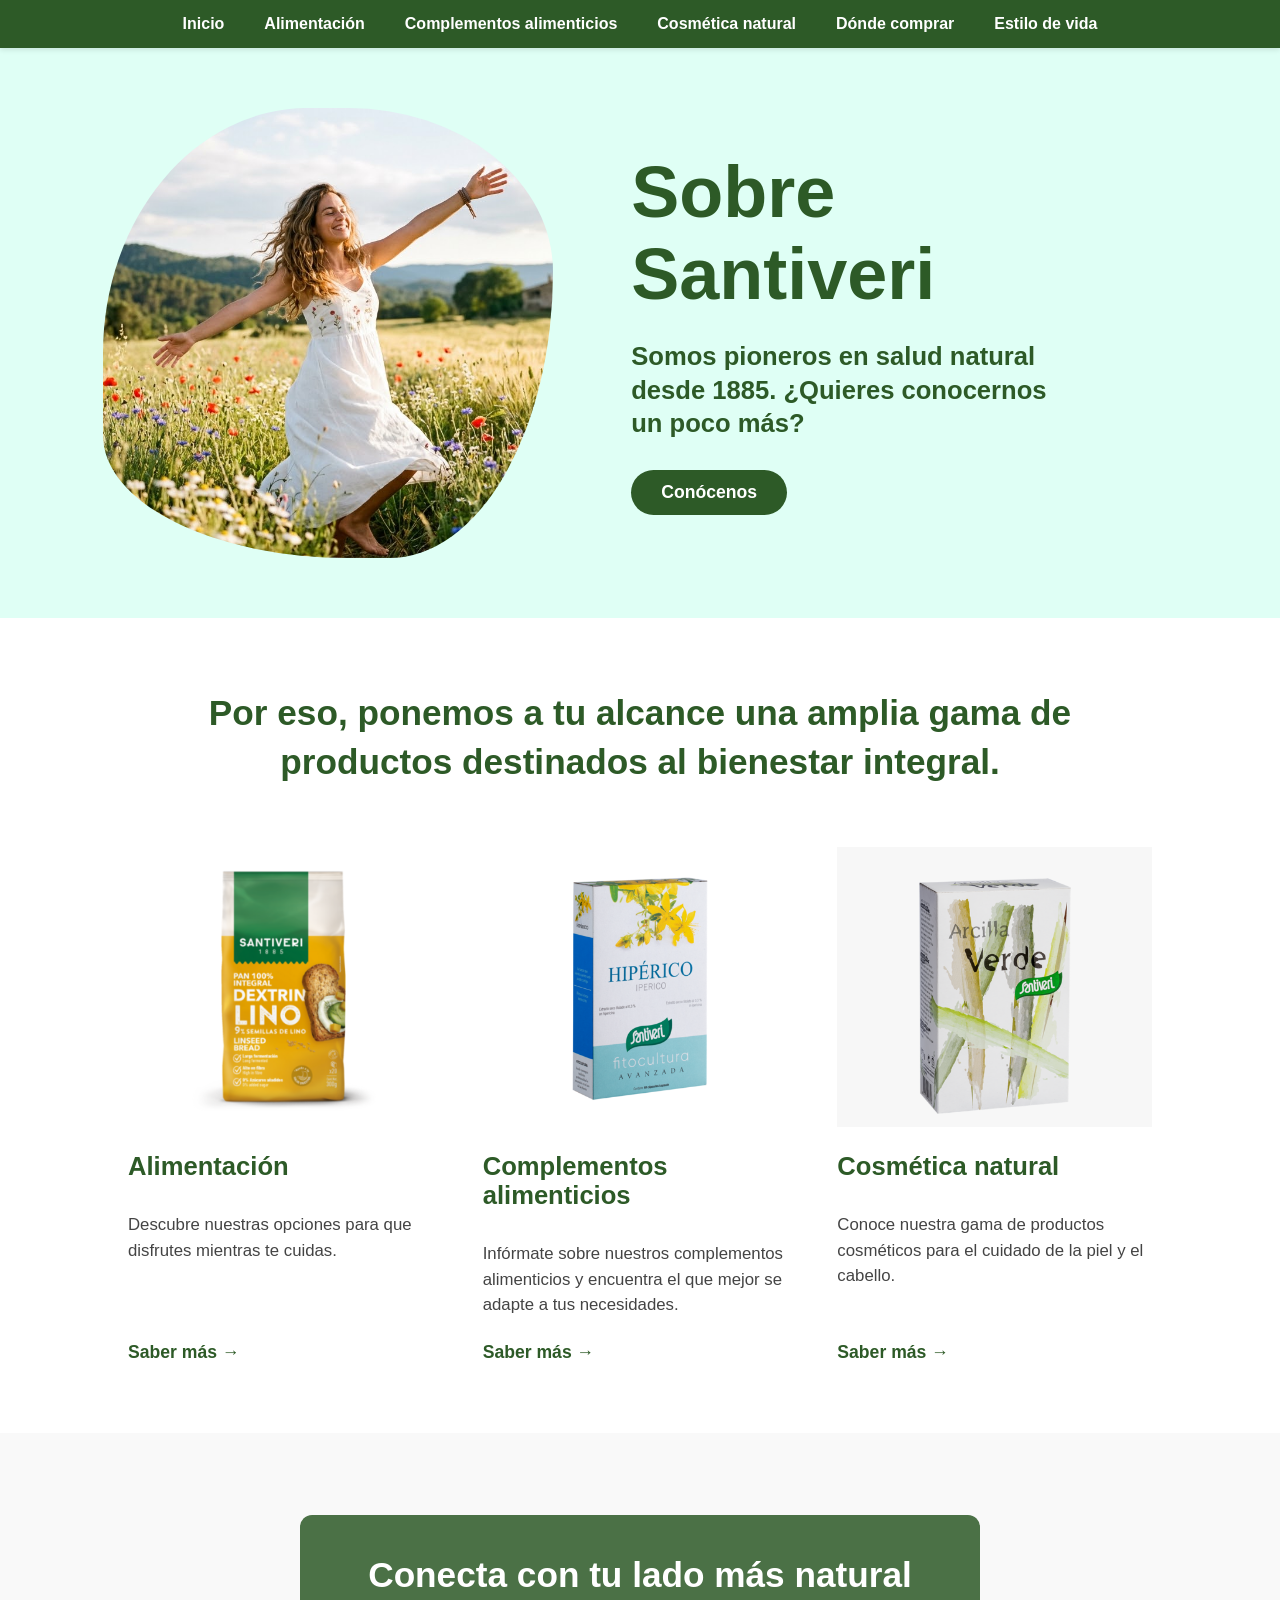
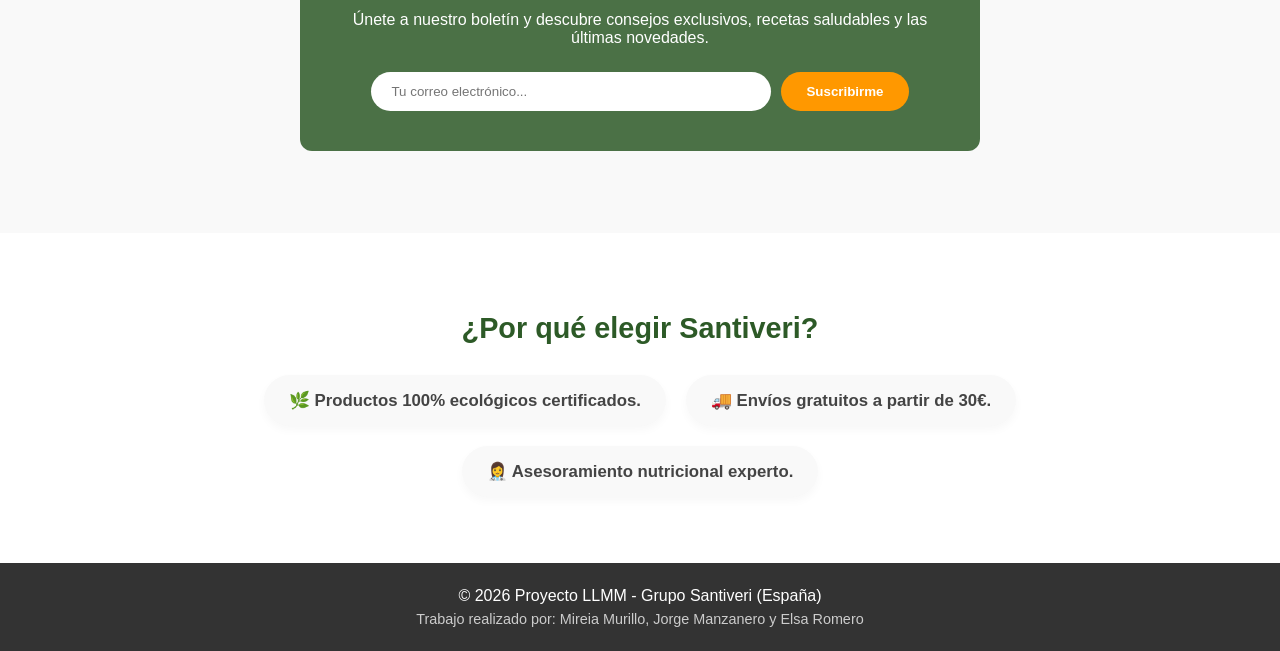
<file: index.html>
<!DOCTYPE html>
<html lang="es">
<head>
    <meta charset="UTF-8">
    <meta name="viewport" content="width=device-width, initial-scale=1.0">
    <title>Santiveri - Inicio</title>
    <link rel="stylesheet" href="css/styles.css">
</head>
<body>

    <header>
        <nav class="navbar">
            <ul>
                <li><a href="index.html">Inicio</a></li>
                <li><a href="alimentacion.html">Alimentación</a></li>
                <li><a href="complementos.html">Complementos alimenticios</a></li>
                <li><a href="cosmetica.html">Cosmética natural</a></li>
                <li><a href="comprar.html">Dónde comprar</a></li>
                <li><a href="estilo-vida.html">Estilo de vida</a></li>
            </ul>
        </nav>
    </header>

    <main>
        <section class="hero-inicio">
            <div class="hero-inicio-img">
                <img src="img/mujerfeliz.jpg" alt="Sobre Santiveri">
            </div>
            <div class="hero-inicio-texto">
                <h1>Sobre Santiveri</h1>
                <p>Somos pioneros en salud natural desde 1885. ¿Quieres conocernos un poco más?</p>
                <a href="#" class="boton-verde">Conócenos</a>
            </div>
        </section>

        <section class="categorias-inicio">
            <h2>Por eso, ponemos a tu alcance una amplia gama de productos destinados al bienestar integral.</h2>
            
            <div class="grid-categorias">
                
                <article class="categoria-card">
                    <div class="img-contenedor">
                        <img src="img/panes.png" alt="Alimentación">
                    </div>
                    <h3>Alimentación</h3>
                    <p>Descubre nuestras opciones para que disfrutes mientras te cuidas.</p>
                    <a href="alimentacion.html" class="link-saber-mas">Saber más &rarr;</a>
                </article>

                <article class="categoria-card">
                    <div class="img-contenedor">
                        <img src="img/comp.png" alt="Complementos Alimenticios">
                    </div>
                    <h3>Complementos alimenticios</h3>
                    <p>Infórmate sobre nuestros complementos alimenticios y encuentra el que mejor se adapte a tus necesidades.</p>
                    <a href="complementos.html" class="link-saber-mas">Saber más &rarr;</a>
                </article>

                <article class="categoria-card">
                    <div class="img-contenedor fondo-gris">
                        <img src="img/cosm.png" alt="Cosmética Natural">
                    </div>
                    <h3>Cosmética natural</h3>
                    <p>Conoce nuestra gama de productos cosméticos para el cuidado de la piel y el cabello.</p>
                    <a href="cosmetica.html" class="link-saber-mas">Saber más &rarr;</a>
                </article>

            </div>
        </section>

        <section class="parallax-inferior">
            <div class="parallax-contenido">
                <h2>Conecta con tu lado más natural</h2>
                <p>Únete a nuestro boletín y descubre consejos exclusivos, recetas saludables y las últimas novedades.</p>
                <form class="formulario-boletin" onsubmit="event.preventDefault();">
                    <input type="email" placeholder="Tu correo electrónico..." required>
                    <button type="submit">Suscribirme</button>
                </form>
            </div>
        </section>

        <section class="ventajas-club">
            <h3>¿Por qué elegir Santiveri?</h3>
            <ul>
                <li>🌿 Productos 100% ecológicos certificados.</li>
                <li>🚚 Envíos gratuitos a partir de 30€.</li>
                <li>👩‍⚕️ Asesoramiento nutricional experto.</li>
            </ul>
        </section>
    </main>

    <footer>
        <div style="text-align: center; padding: 20px; background-color: #333; color: white; line-height: 1.6;">
            <p style="margin: 0;">&copy; 2026 Proyecto LLMM - Grupo Santiveri (España)</p>
            <p style="margin: 0; font-size: 0.9rem; color: #ccc;">Trabajo realizado por: Mireia Murillo, Jorge Manzanero y Elsa Romero</p>
        </div>
    </footer>

</body>
</html>
</file>
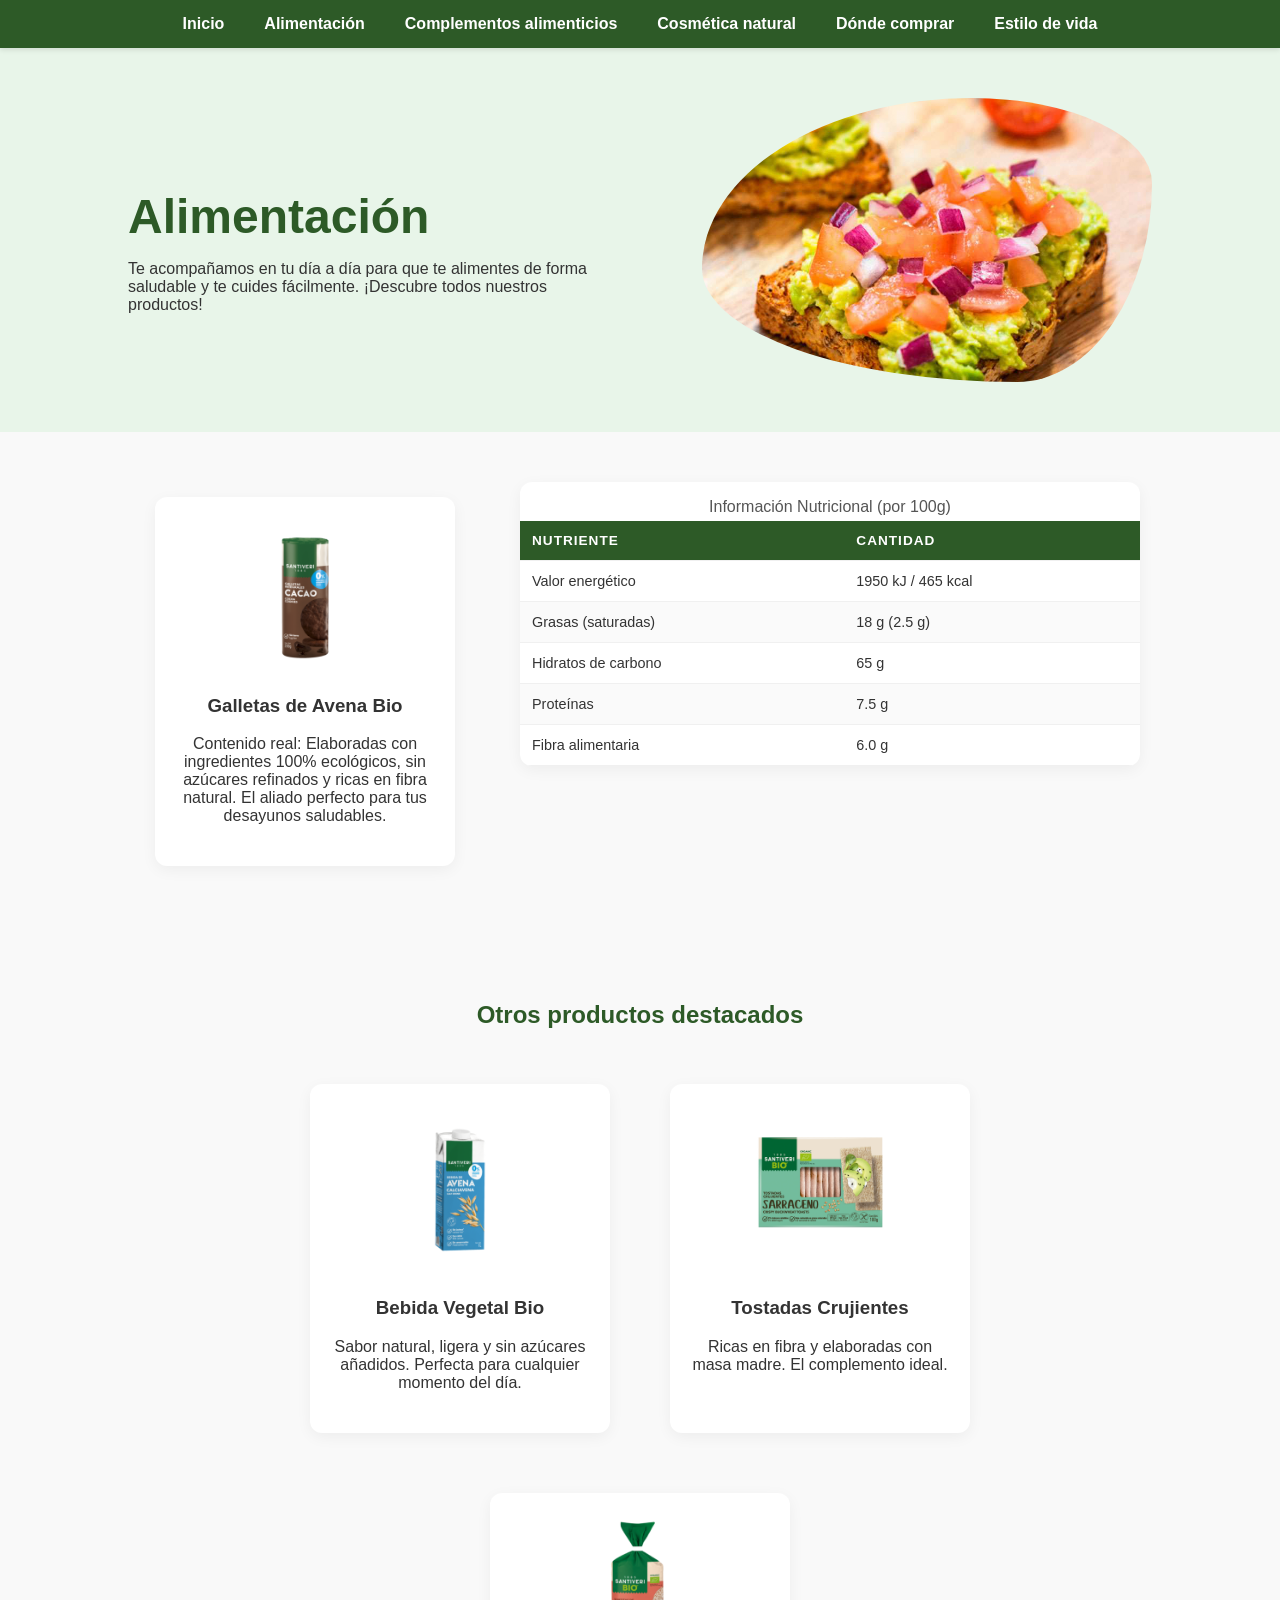
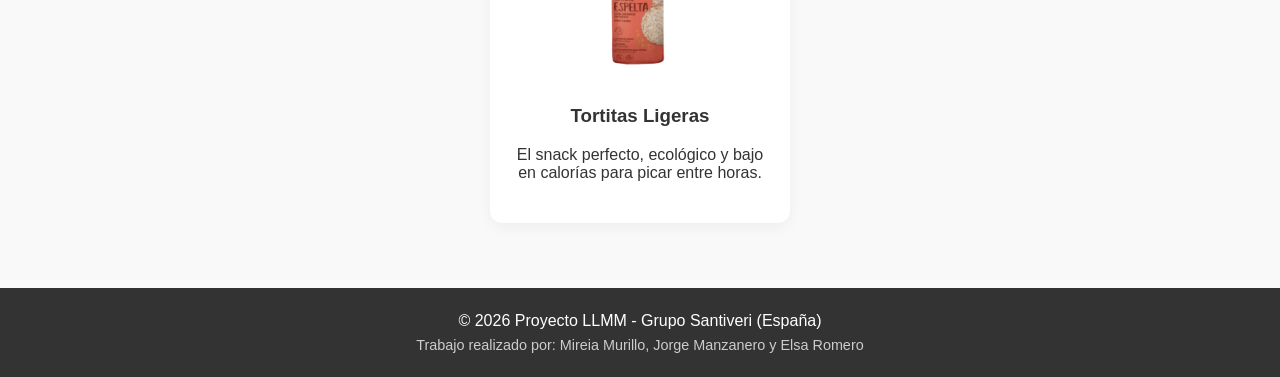
<file: alimentacion.html>
<!DOCTYPE html>
<html lang="es">
<head>
    <meta charset="UTF-8">
    <meta name="viewport" content="width=device-width, initial-scale=1.0">
    <title>Santiveri - Alimentación Saludable</title>
    <link rel="stylesheet" href="css/styles.css">
</head>
<body>

    <header>
        <nav class="navbar">
            <ul>
                <li><a href="index.html">Inicio</a></li>
                <li><a href="alimentacion.html">Alimentación</a></li>
                <li><a href="complementos.html">Complementos alimenticios</a></li>
                <li><a href="cosmetica.html">Cosmética natural</a></li>
                <li><a href="comprar.html">Dónde comprar</a></li>
                <li><a href="estilo-vida.html">Estilo de vida</a></li>
            </ul>
        </nav>
    </header>

    <main>
    <section class="banner-alimentacion">
        <div class="banner-texto">
            <h1>Alimentación</h1>
            <p>Te acompañamos en tu día a día para que te alimentes de forma saludable y te cuides fácilmente. ¡Descubre todos nuestros productos!</p>
        </div>
        <div class="banner-img-derecha">
            <img src="img/fondo-santiveri.png" alt="Plato saludable">
        </div>
    </section>

    <section class="producto-y-tabla">
        
        <article class="ficha-producto">
            <img src="img/galletas-bio.png" alt="Galletas de Avena Bio" style="width: 150px;">
            <h3>Galletas de Avena Bio</h3>
            <p>Contenido real: Elaboradas con ingredientes 100% ecológicos, sin azúcares refinados y ricas en fibra natural. El aliado perfecto para tus desayunos saludables.</p>
        </article>

        <div class="contenedor-tabla-mini">
            <p style="text-align: center; color: #555; margin-bottom: 5px;">Información Nutricional (por 100g)</p>
            <table>
                <thead>
                    <tr>
                        <th>Nutriente</th>
                        <th>Cantidad</th>
                    </tr>
                </thead>
                <tbody>
                    <tr><td>Valor energético</td><td>1950 kJ / 465 kcal</td></tr>
                    <tr><td>Grasas (saturadas)</td><td>18 g (2.5 g)</td></tr>
                    <tr><td>Hidratos de carbono</td><td>65 g</td></tr>
                    <tr><td>Proteínas</td><td>7.5 g</td></tr>
                    <tr><td>Fibra alimentaria</td><td>6.0 g</td></tr>
                </tbody>
            </table>
        </div>

    </section>

    <section style="padding: 50px 10%; text-align: center; background-color: var(--fondo-crema);">
        <h2 style="color: var(--verde-principal); margin-bottom: 40px;">Otros productos destacados</h2>
        
        <div style="display: flex; justify-content: center; flex-wrap: wrap; gap: 30px;">
            
            <article class="ficha-producto">
                <img src="img/bebidas-vegetales-350x350.png" alt="Bebidas Vegetales" style="width: 150px; margin-bottom: 15px;" class="img-mini">
                <h3>Bebida Vegetal Bio</h3>
                <p>Sabor natural, ligera y sin azúcares añadidos. Perfecta para cualquier momento del día.</p>
            </article>

            <article class="ficha-producto">
                <img src="img/cat-tostadas-350x350.png" alt="Tostadas" style="width: 150px; margin-bottom: 15px;" class="img-mini">
                <h3>Tostadas Crujientes</h3>
                <p>Ricas en fibra y elaboradas con masa madre. El complemento ideal.</p>
            </article>

            <article class="ficha-producto">
                <img src="img/Tortitas-350x350.png" alt="Tortitas" style="width: 150px; margin-bottom: 15px;" class="img-mini">
                <h3>Tortitas Ligeras</h3>
                <p>El snack perfecto, ecológico y bajo en calorías para picar entre horas.</p>
            </article>
        </div>
    </section>

</main>

    <footer>
        <div style="text-align: center; padding: 20px; background-color: #333; color: white; line-height: 1.6;">
            <p style="margin: 0;">&copy; 2026 Proyecto LLMM - Grupo Santiveri (España)</p>
            <p style="margin: 0; font-size: 0.9rem; color: #ccc;">Trabajo realizado por: Mireia Murillo, Jorge Manzanero y Elsa Romero</p>
        </div>
    </footer>

</body>
</html>
</file>
<file: css/styles.css>
/* --- PROYECTO LLMM: SANTIVERI STYLE --- */
/* Definición de variables para asegurar uniformidad gráfica  */
:root {
    --verde-principal: #2D5A27; /* Color 1 [cite: 13] */
    --fondo-crema: #F9F9F9;    /* Color 2 [cite: 13] */
    --naranja-acento: #FF9800;  /* Color 3 [cite: 13] */
}

/* Estilos generales */
body {
    font-family: 'Segoe UI', Tahoma, Geneva, Verdana, sans-serif;
    background-color: var(--fondo-crema);
    margin: 0;
    padding: 0;
    color: #333;
}

/* Menú horizontal pegado a la parte superior  */
header {
    background-color: var(--verde-principal);
    position: sticky;
    top: 0;
    width: 100%;
    z-index: 1000;
    box-shadow: 0 2px 5px rgba(0,0,0,0.1);
}

nav ul {
    list-style: none; /* Lista para el menú  */
    display: flex;
    justify-content: center;
    margin: 0;
    padding: 15px;
}

nav ul li a {
    color: white;
    text-decoration: none;
    padding: 10px 20px;
    font-weight: bold;
    /* Animación suave para el hover  */
    transition: all 0.3s ease;
}

nav ul li a:hover {
    color: var(--naranja-acento);
    background-color: rgba(255,255,255,0.1);
    border-radius: 5px;
}

/* Efecto Parallax  */
.parallax {
    background-image: url('../img/fondo-santiveri.png'); /* Recuerda tener tu foto aquí */
    height: 50vh; /* Ocupa la mitad de la pantalla, queda más dinámico */
    min-height: 400px;
    background-attachment: fixed;
    background-position: center;
    background-repeat: no-repeat;
    background-size: cover;
    display: flex;
    align-items: center;
    justify-content: center;
    text-align: center;
}

/* Caja semitransparente para que el texto destaque sobre la foto */
.parallax h1 {
    color: white;
    font-size: 3.5rem;
    background-color: rgba(45, 90, 39, 0.6); /* Verde principal con transparencia */
    padding: 20px 50px;
    border-radius: 12px;
    text-shadow: 2px 2px 4px rgba(0,0,0,0.5);
    margin: 0;
}

/* 2. FICHAS DE PRODUCTO (Estilo moderno) */
.ficha-producto {
    background: white;
    border: none; 
    border-radius: 12px;
    padding: 25px 20px;
    margin: 15px;
    width: 260px; 
    text-align: center;
    box-shadow: 0 4px 15px rgba(0, 0, 0, 0.05); 
    /* Animación fluida de movimiento y sombra */
    transition: transform 0.3s ease, box-shadow 0.3s ease; 
}

.ficha-producto:hover {
    transform: translateY(-8px); /* Sube un poco más */
    box-shadow: 0 10px 25px rgba(0, 0, 0, 0.15); /* La sombra crece al "flotar" */
}

/* 3. TABLA */
/* Envolvemos la tabla en un contenedor para poder redondear las esquinas generales */
.contenedor-tabla {
    max-width: 800px;
    margin: 40px auto; 
    border-radius: 12px;
    overflow: hidden; 
    box-shadow: 0 5px 20px rgba(0, 0, 0, 0.08); 
    background-color: white;
}

table {
    width: 100%;
    border-collapse: collapse;
    margin: 0;
}

th, td {
    padding: 15px 20px;
    text-align: left;
    border-bottom: 1px solid #f0f0f0;
}

th {
    background-color: var(--verde-principal);
    color: white;
    font-weight: bold;
    text-transform: uppercase; 
    font-size: 0.9rem;
    letter-spacing: 1px;
}

/* Efecto Cebra: Filas alternas de distinto color para no perderse leyendo */
tbody tr:nth-child(even) {
    background-color: #fafafa;
}

/* Ilumina la fila al pasar el ratón */
tbody tr:hover {
    background-color: #f1f8f1; /* Un verde muuuuy clarito */
    transition: background-color 0.2s;
}

/* =========================================
   ESTILOS ESPECÍFICOS: PÁGINA ALIMENTACIÓN
   ========================================= */

/* 1. BANNER ESTILO SANTIVERI */
.banner-alimentacion {
    background-color: #e8f5e9; 
    display: flex; 
    align-items: center;
    justify-content: space-between;
    padding: 50px 10%;
    gap: 40px;
}

.banner-texto {
    flex: 1; /* Ocupa la mitad izquierda */
}

.banner-texto h1 {
    color: var(--verde-principal);
    font-size: 3rem;
    margin-bottom: 15px;
}

.banner-img-derecha {
    flex: 1; /* Ocupa la mitad derecha */
    display: flex;
    justify-content: flex-end;
}

.banner-img-derecha img {
    width: 100%;
    max-width: 450px;
    /* CREA LA FORMA ORGÁNICA REDONDEADA */
    border-radius: 60% 40% 30% 70% / 60% 30% 70% 40%; 
    object-fit: cover;
}

/* 2. SECCIÓN: GALLETA + TABLA LADO A LADO */
.producto-y-tabla {
    display: flex; /* ESTO PONE LA GALLETA Y LA TABLA LADO A LADO */
    align-items: flex-start;
    justify-content: center;
    padding: 50px 10%;
    gap: 50px; 
    max-width: 1000px;
    margin: 0 auto; 
}

.contenedor-tabla-mini {
    flex: 2; /* La tabla ocupa un poco más de espacio que la galleta */
    background: white;
    border-radius: 12px;
    box-shadow: 0 4px 15px rgba(0, 0, 0, 0.05);
    overflow: hidden;
}

/* Ajustes para la tabla dentro de esta sección */
.contenedor-tabla-mini table {
    width: 100%;
    border-collapse: collapse;
}

.contenedor-tabla-mini th {
    background-color: var(--verde-principal);
    color: white;
    padding: 12px;
    text-transform: uppercase;
    font-size: 0.85rem;
}

.contenedor-tabla-mini td {
    padding: 12px;
    border-bottom: 1px solid #f0f0f0;
    font-size: 0.9rem;
}

/* =========================================
   ESTILOS ESPECÍFICOS: PÁGINA INICIO
   ========================================= */

/* 1. BANNER HERO ADAPTABLE Y DE IMPACTO */
.banner-hero {
    height: 50vh; 
    min-height: 400px;
    background-image: url('../img/paralllax-hero.png'); /* Usa una foto de impacto aquí */
    background-attachment: fixed; /* Efecto Parallax obligatorio */
    background-size: cover;
    background-position: center;
    position: relative;
    display: flex;
    align-items: center;
    justify-content: center;
}


.overlay-hero {
    background-color: rgba(45, 90, 39, 0.7); 
    color: white;
    text-align: center;
    padding: 40px;
    border-radius: 20px;
    max-width: 600px;
}

.overlay-hero h1 {
    font-size: 5rem;
    margin: 0;
    text-shadow: 2px 2px 5px rgba(0,0,0,0.3);
}

.subtitulo-hero {
    font-size: 1.5rem;
    margin: 15px 0 30px;
    font-weight: 300;
}

/* BOTÓN ANIMADO */
.boton-animado {
    display: inline-block;
    padding: 12px 30px;
    background-color: var(--naranja-acento); 
    color: white;
    text-decoration: none;
    font-weight: bold;
    border-radius: 30px;
    transition: transform 0.3s ease, box-shadow 0.3s ease; 
}

.boton-animado:hover {
    transform: translateY(-5px); 
    box-shadow: 0 5px 15px rgba(0,0,0,0.2);
}

/* 2. MAQUETACIÓN COMPACTA DE FILOSOFÍA */
.seccion-compacta {
    padding: 60px 10%;
    text-align: center;
    background-color: white;
}

.filosofia-grid {
    display: flex;
    justify-content: center;
    gap: 40px;
    flex-wrap: wrap; 
    margin-top: 40px;
}

.filosofia-item {
    flex: 1;
    min-width: 250px;
    max-width: 300px;
    text-align: center;
    padding: 30px;
    border-radius: 15px;
    background-color: #f1f8f1; 
    transition: transform 0.3s ease; 
}

.filosofia-item:hover {
    transform: translateY(-10px);
}

/* =========================================
   ESTILOS EXCLUSIVOS PARA EL INDEX (ESTILO WEB ORIGINAL)
   ========================================= */

/* 1. HERO DEL INICIO (Fondo azul clarito, foto a la izq) */
.hero-inicio {
    background-color: #dffff5; /* Color aguamarina muy clarito idéntico a la original */
    display: flex;
    align-items: center;
    padding: 60px 5%;
    gap: 40px;
    min-height: 450px;
}

.hero-inicio-img {
    flex: 1;
    display: flex;
    justify-content: center;
}

/* Forma ovalada/redondeada de la imagen */
.hero-inicio-img img {
    width: 100%;
    max-width: 450px;
    border-radius: 50% 50% 40% 60% / 60% 40% 70% 30%;
    object-fit: cover;
    aspect-ratio: 1 / 1;
}

.hero-inicio-texto {
    flex: 1;
    padding-right: 5%;
}

.hero-inicio-texto h1 {
    color: var(--verde-principal);
    font-size: 4.5rem;
    margin: 0 0 10px 0;
}

.hero-inicio-texto p {
    color: var(--verde-principal);
    font-size: 1.6rem;
    font-weight: bold;
    line-height: 1.3;
    margin-bottom: 30px;
    max-width: 450px;
}

/* Botón verde de Santiveri */
.boton-verde {
    background-color: var(--verde-principal);
    color: white;
    padding: 12px 30px;
    text-decoration: none;
    border-radius: 25px;
    font-weight: bold;
    font-size: 1.1rem;
    display: inline-block;
    transition: transform 0.3s ease; 
}

.boton-verde:hover {
    transform: scale(1.05);
}

/* 2. SECCIÓN DE LAS 3 CATEGORÍAS (Estilo Catálogo) */
.categorias-inicio {
    padding: 70px 10%;
    background-color: white;
}

.categorias-inicio h2 {
    text-align: center;
    color: var(--verde-principal);
    font-size: 2.2rem;
    max-width: 900px;
    margin: 0 auto 60px auto;
    line-height: 1.4;
}

.grid-categorias {
    display: flex;
    justify-content: space-between;
    gap: 40px;
    flex-wrap: wrap; /* Para que se adapte en pantallas pequeñas */
}

.categoria-card {
    flex: 1;
    min-width: 250px;
    display: flex;
    flex-direction: column;
    text-align: left; /* Textos alineados a la izquierda */
}

/* Contenedor para que todas las fotos tengan la misma altura sin recortarse */
.img-contenedor {
    height: 280px;
    display: flex;
    align-items: center;
    justify-content: center;
    margin-bottom: 25px;
}

.img-contenedor img {
    max-width: 100%;
    max-height: 100%;
    object-fit: contain; /* Esto evita que la foto se recorte */
}

/* El fondo gris clarito para la sección de cosmética */
.fondo-gris {
    background-color: #f7f7f7;
}

.categoria-card h3 {
    color: var(--verde-principal);
    font-size: 1.6rem;
    margin: 0 0 15px 0;
}

.categoria-card p {
    color: #444;
    font-size: 1.05rem;
    line-height: 1.5;
    margin-bottom: 25px;
    flex-grow: 1; /* Empuja el enlace siempre hacia abajo */
}

/* Enlace verde "Saber más ->" */
.link-saber-mas {
    color: var(--verde-principal);
    text-decoration: none;
    font-weight: bold;
    font-size: 1.1rem;
    transition: color 0.3s;
}

.link-saber-mas:hover {
    color: var(--naranja-acento);
}

/* 3. PARALLAX INFERIOR (Para recuperar el 10% de la nota) */
.parallax-inferior {
    /* OJO: Pon aquí el nombre de una de tus fotos chulas, como tu fondo-santiveri.png */
    background-image: url('../img/fondo-santiveri.png'); 
    background-attachment: fixed; /* ESTO HACE EL EFECTO PARALLAX */
    background-position: center;
    background-repeat: no-repeat;
    background-size: cover;
    height: 400px;
    display: flex;
    align-items: center;
    justify-content: center;
    text-align: center;
}

.parallax-contenido {
    background-color: rgba(45, 90, 39, 0.85); /* Verde principal semitransparente */
    color: white;
    padding: 40px;
    border-radius: 12px;
    max-width: 600px;
    margin: 20px;
}

.parallax-contenido h2 {
    font-size: 2.2rem;
    margin: 0 0 15px 0;
}

/* Diseño del buscador/boletín */
.formulario-boletin {
    display: flex;
    gap: 10px;
    margin-top: 25px;
    justify-content: center;
    flex-wrap: wrap;
}

.formulario-boletin input {
    padding: 12px 20px;
    border: none;
    border-radius: 25px;
    width: 60%;
    min-width: 200px;
    outline: none;
    font-family: inherit;
}

.formulario-boletin button {
    background-color: var(--naranja-acento);
    color: white;
    border: none;
    padding: 12px 25px;
    border-radius: 25px;
    font-weight: bold;
    cursor: pointer;
    transition: transform 0.3s;
}

.formulario-boletin button:hover {
    transform: scale(1.05); /* Animación obligatoria */
}

/* 4. VENTAJAS (Lista no numerada obligatoria maquetada horizontalmente) */
.ventajas-club {
    background-color: white;
    padding: 50px 10%;
    text-align: center;
}

.ventajas-club h3 {
    color: var(--verde-principal);
    font-size: 1.8rem;
    margin-bottom: 30px;
}

.ventajas-club ul {
    list-style: none;
    padding: 0;
    display: flex;
    justify-content: center;
    gap: 20px;
    flex-wrap: wrap;
}

.ventajas-club li {
    font-size: 1.05rem;
    color: #444;
    background: var(--fondo-crema);
    padding: 15px 25px;
    border-radius: 30px;
    box-shadow: 0 4px 10px rgba(0,0,0,0.03);
    font-weight: bold;
}
</file>
